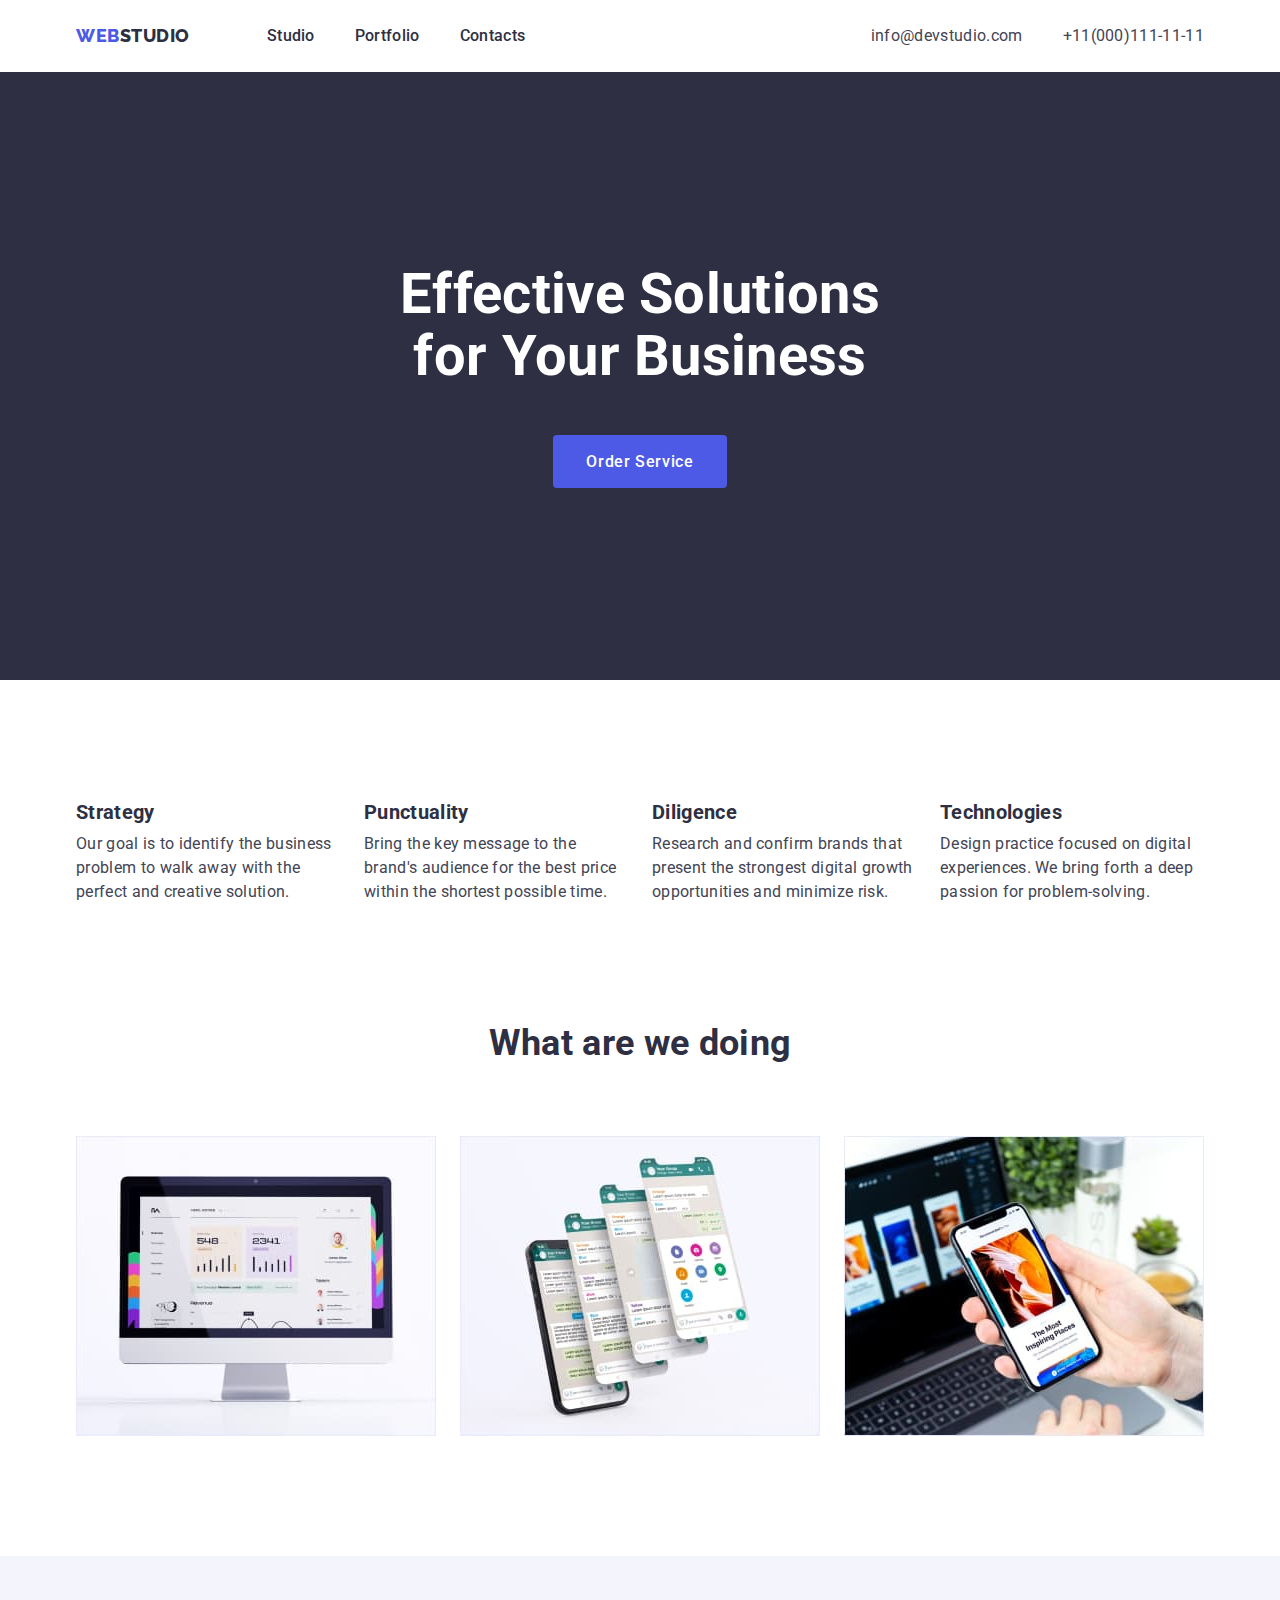
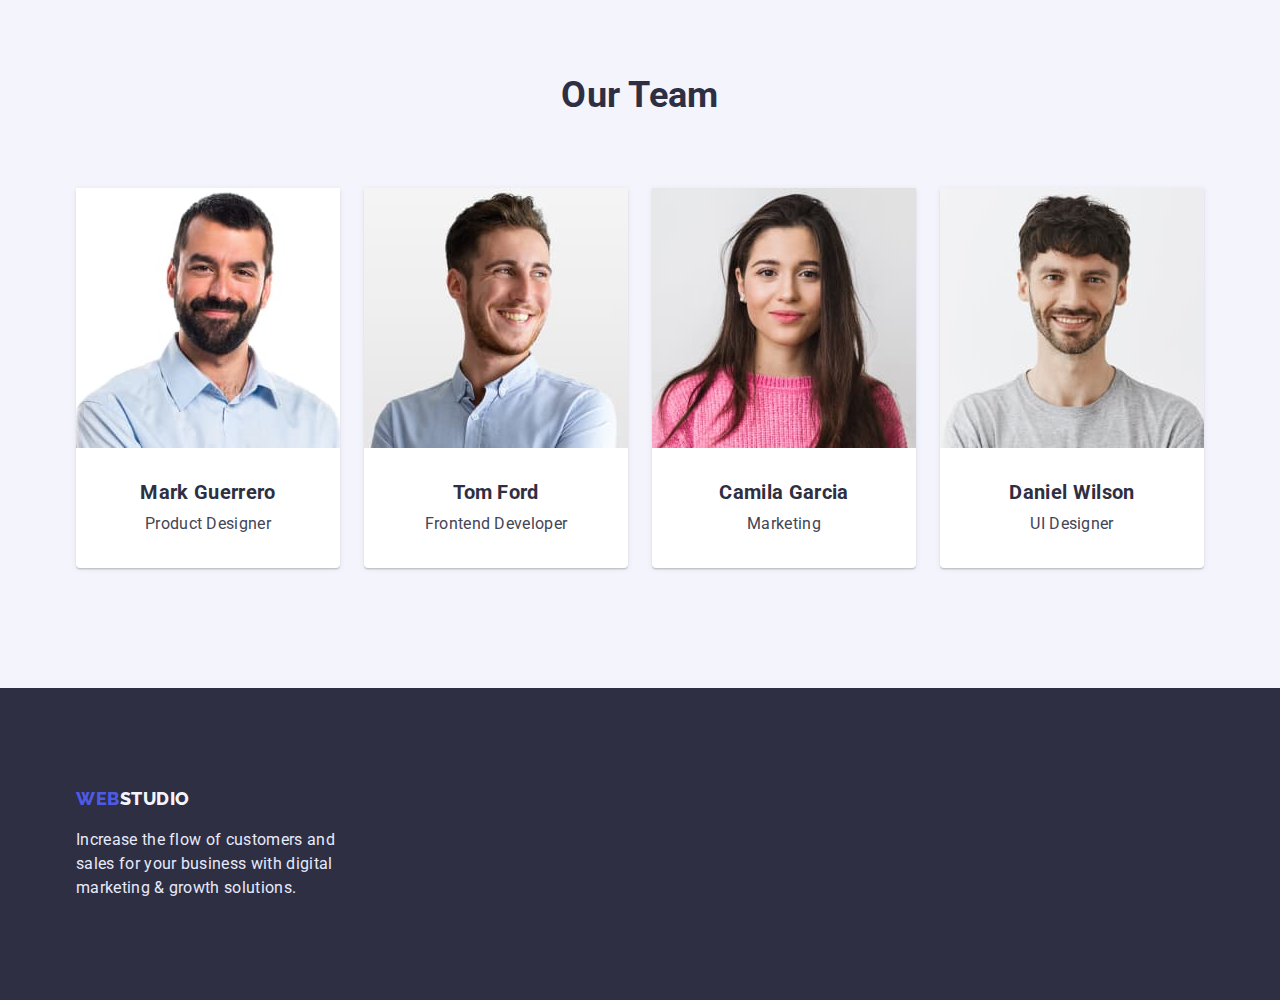
<file: index.html>
<!DOCTYPE html>
<html lang="en">
  <head>
    <meta charset="UTF-8" />
    <meta http-equiv="X-UA-Compatible" content="IE=edge" />
    <meta name="viewport" content="width=device-width, initial-scale=1.0" />
    <title>webstudio</title>
    <link
      href="https://fonts.googleapis.com/css2?family=Raleway:wght@800&family=Roboto:wght@400;500;700;900&display=swap"
      rel="stylesheet"
    />
    <link
      rel="stylesheet"
      href="https://cdnjs.cloudflare.com/ajax/libs/modern-normalize/1.1.0/modern-normalize.min.css"
    />
    <link rel="stylesheet" href="./css/styles.css" />
  </head>
  <body>
    <header class="border-head">
      <div class="container head">
        <nav class="main-nav">
          <a href="./index.html" class="top-logo">
            <span class="style-logo">WEB</span>STUDIO</a
          >
          <ul class="nav">
            <li class="item">
              <a href="./index.html" class="site-nav">Studio</a>
            </li>
            <li class="item">
              <a href="./portfolio.html" class="site-nav">Portfolio</a>
            </li>
            <li class="item"><a href="" class="site-nav">Contacts</a></li>
          </ul>
        </nav>
        <ul class="nav">
          <li class="item">
            <a href="mailto:info@devstudio.com" class="site-contact"
              >info@devstudio.com</a
            >
          </li>
          <li class="item">
            <a href="tel:+11(000)111-11-11" class="site-contact"
              >+11(000)111-11-11</a
            >
          </li>
        </ul>
      </div>
    </header>
    <main>
      <section class="hero">
        <div class="container">
          <h1 class="main-title">
            Effective Solutions <br />
            for Your Business
          </h1>
          <button type="button" class="button">Order Service</button>
        </div>
      </section>
      <section class="section capabilities">
        <div class="container">
          <h2 class="visually-hidden">capabilities</h2>
          <ul class="display">
            <li class="module">
              <h3 class="topic">Strategy</h3>
              <p class="paragraph">
                Our goal is to identify the business problem to walk away with
                the perfect and creative solution.
              </p>
            </li>
            <li class="module">
              <h3 class="topic">Punctuality</h3>
              <p class="paragraph">
                Bring the key message to the brand's audience for the best price
                within the shortest possible time.
              </p>
            </li>
            <li class="module">
              <h3 class="topic">Diligence</h3>
              <p class="paragraph">
                Research and confirm brands that present the strongest digital
                growth opportunities and minimize risk.
              </p>
            </li>
            <li class="module">
              <h3 class="topic">Technologies</h3>
              <p class="paragraph">
                Design practice focused on digital experiences. We bring forth a
                deep passion for problem-solving.
              </p>
            </li>
          </ul>
        </div>
      </section>
      <section class="section">
        <div class="container">
          <h2 class="main-topic">What are we doing</h2>
          <ul class="display">
            <li class="item">
              <img
                src="./images/computer.jpg"
                alt="a computer"
                width="360"
                height="300"
              />
            </li>
            <li class="item">
              <img
                src="./images/appphone.jpg"
                alt="phone screen"
                width="360"
                height="300"
              />
            </li>
            <li class="item">
              <img
                src="./images/phoneandnotebook.jpg"
                alt="phone and notebook"
                width="360"
                height="300"
              />
            </li>
          </ul>
        </div>
      </section>
      <section class="team section">
        <div class="container">
          <h2 class="main-topic">Our Team</h2>
          <ul class="display">
            <li class="our-team">
              <img
                src="./images/markguerrero.jpg"
                alt="Mark Guerrero"
                width="264"
                height="260"
              />
              <div class="team-name">
                <h3 class="topic">Mark Guerrero</h3>
                <p class="paragraph">Product Designer</p>
              </div>
            </li>
            <li class="our-team">
              <img
                src="./images/tomford.jpg"
                alt="Tom Ford"
                width="264"
                height="260"
              />
              <div class="team-name">
                <h3 class="topic">Tom Ford</h3>
                <p class="paragraph">Frontend Developer</p>
              </div>
            </li>
            <li class="our-team">
              <img
                src="./images/camilagarcia.jpg"
                alt="Camila Garcia"
                width="264"
                height="260"
              />
              <div class="team-name">
                <h3 class="topic">Camila Garcia</h3>
                <p class="paragraph">Marketing</p>
              </div>
            </li>
            <li class="our-team">
              <img
                src="./images/danielwilson.jpg"
                alt="Daniel Wilson"
                width="264"
                height="260"
              />
              <div class="team-name">
                <h3 class="topic">Daniel Wilson</h3>
                <p class="paragraph">UI Designer</p>
              </div>
            </li>
          </ul>
        </div>
      </section>
    </main>
    <footer class="bottom">
      <div class="container">
        <a href="./index.html" class="logo"
          ><span class="style-logo">WEB</span>STUDIO</a
        >
        <p class="text">
          Increase the flow of customers and sales for your business with
          digital marketing & growth solutions.
        </p>
      </div>
    </footer>
  </body>
</html>
</file>
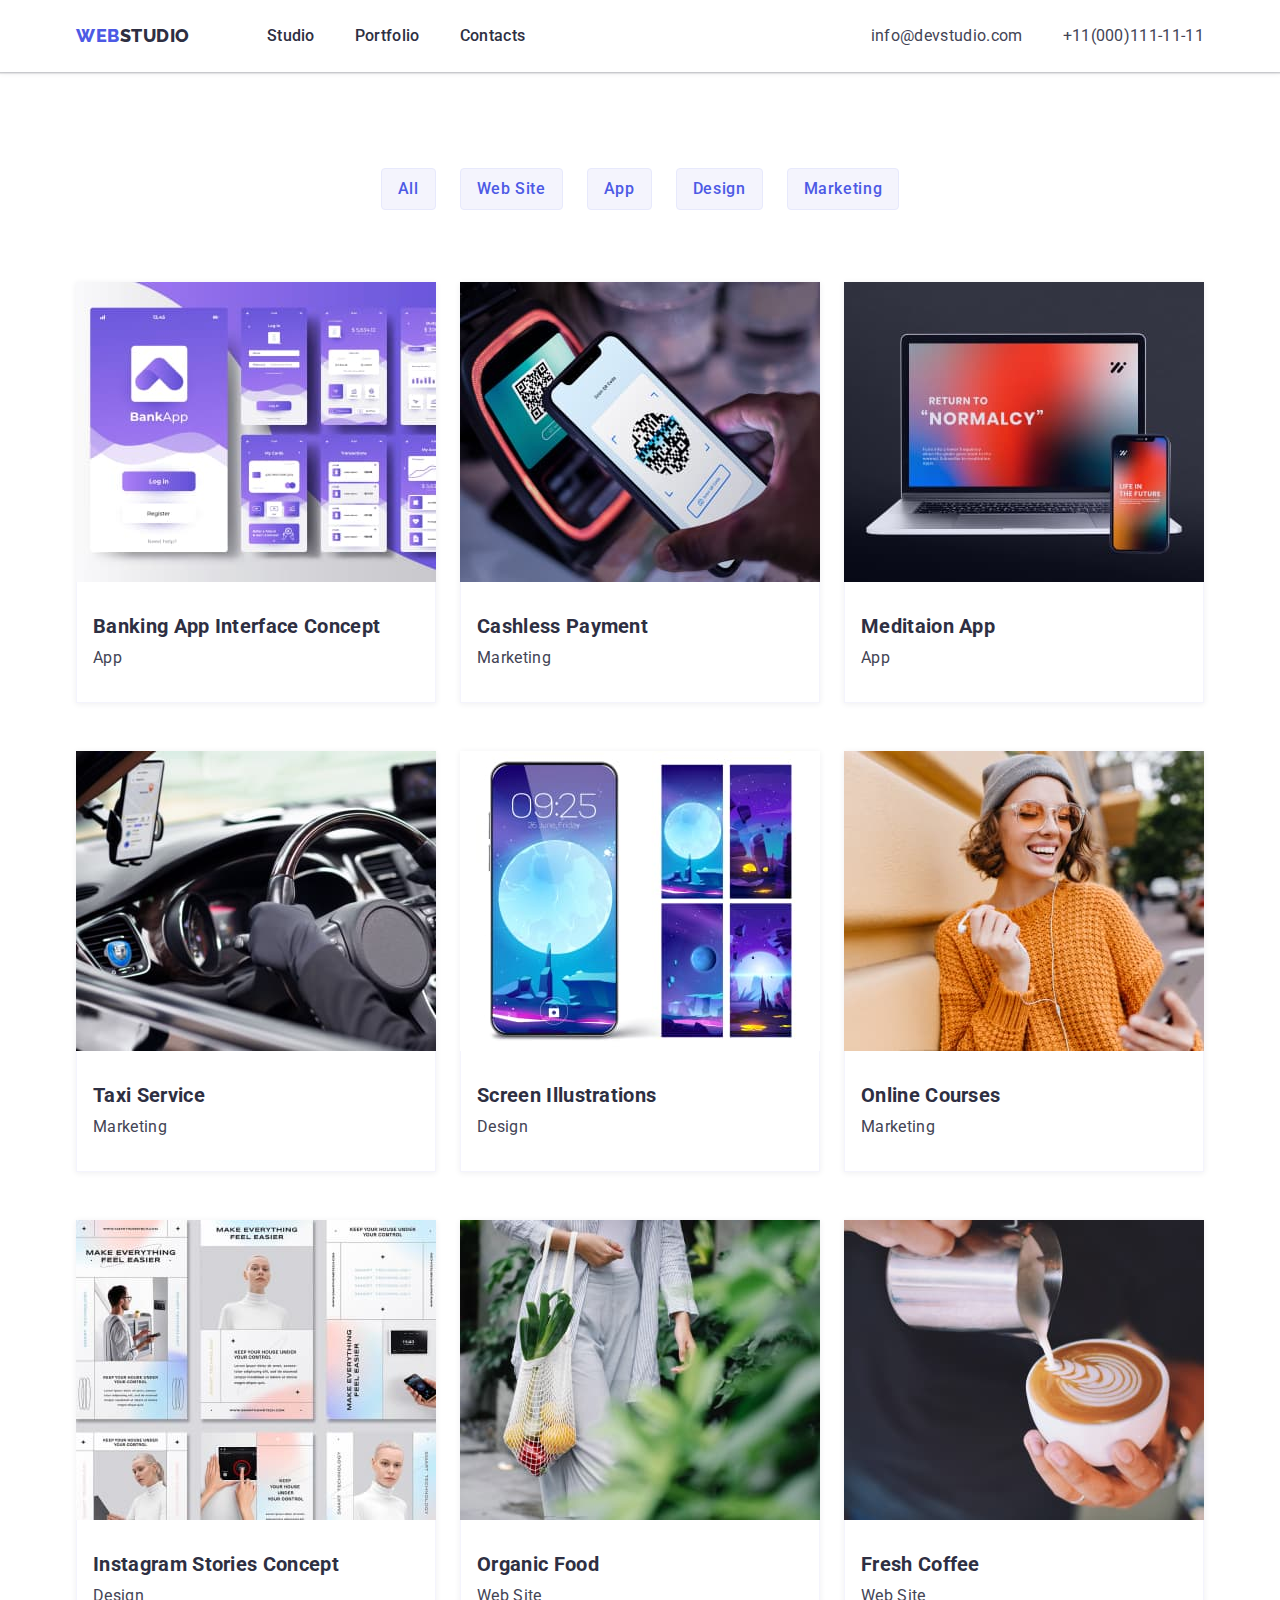
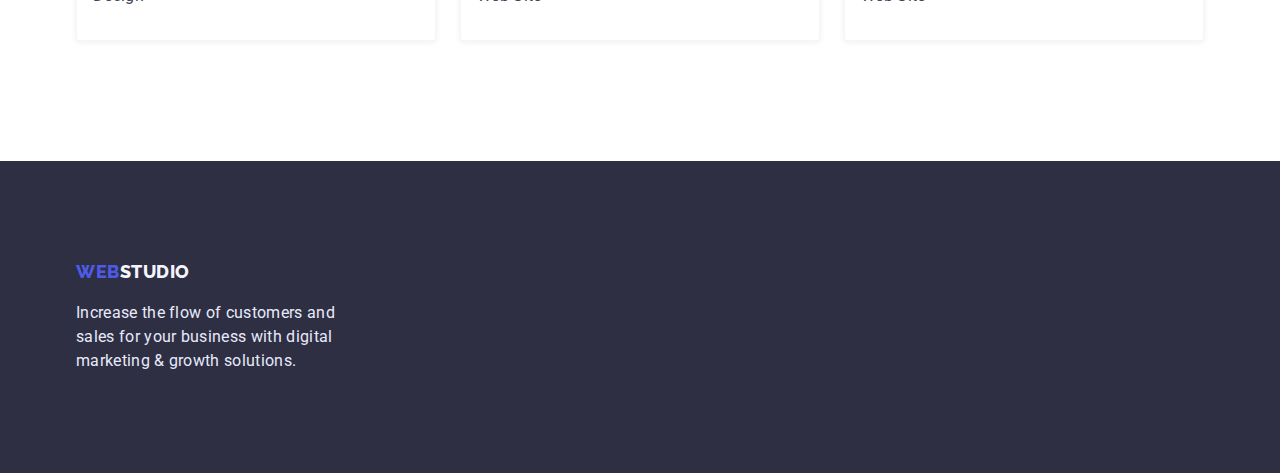
<file: portfolio.html>
<!DOCTYPE html>
<html lang="en">
  <head>
    <meta charset="UTF-8" />
    <meta http-equiv="X-UA-Compatible" content="IE=edge" />
    <meta name="viewport" content="width=device-width, initial-scale=1.0" />
    <title>webstudio</title>
    <link
      href="https://fonts.googleapis.com/css2?family=Raleway:wght@800&family=Roboto:wght@400;500;700;900&display=swap"
      rel="stylesheet"
    />
    <link
      rel="stylesheet"
      href="https://cdnjs.cloudflare.com/ajax/libs/modern-normalize/1.1.0/modern-normalize.min.css"
    />
    <link rel="stylesheet" href="./css/styles.css" />
  </head>
  <body>
    <header class="border-head">
      <div class="container head">
        <nav class="main-nav">
          <a href="./index.html" class="top-logo">
            <span class="style-logo">WEB</span>STUDIO</a
          >
          <ul class="nav">
            <li class="item">
              <a href="./index.html" class="site-nav">Studio</a>
            </li>
            <li class="item">
              <a href="./portfolio.html" class="site-nav">Portfolio</a>
            </li>
            <li class="item"><a href="" class="site-nav">Contacts</a></li>
          </ul>
        </nav>
        <ul class="nav">
          <li class="item">
            <a href="mailto:info@devstudio.com" class="site-contact"
              >info@devstudio.com</a
            >
          </li>
          <li class="item">
            <a href="tel:+11(000)111-11-11" class="site-contact"
              >+11(000)111-11-11</a
            >
          </li>
        </ul>
      </div>
    </header>
    <main>
      <section class="section gallery">
        <div class="container">
          <h1 class="visually-hidden">portfolio</h1>
          <ul class="btn">
            <li class="item">
              <button type="button" class="filter">All</button>
            </li>
            <li class="item">
              <button type="button" class="filter">Web Site</button>
            </li>
            <li class="item">
              <button type="button" class="filter">App</button>
            </li>
            <li class="item">
              <button type="button" class="filter">Design</button>
            </li>
            <li class="item">
              <button type="button" class="filter">Marketing</button>
            </li>
          </ul>
          <ul class="flex-container">
            <li class="flex-element">
              <a href="" class="cards"
                ><img
                  class="card-img"
                  src="./images/bank-app.jpg"
                  alt="bank-app"
                  width="360"
                  height="300"
                />
                <div class="cards-name">
                  <h2 class="topic">Banking App Interface Concept</h2>
                  <p class="paragraph">App</p>
                </div></a
              >
            </li>
            <li class="flex-element">
              <a href="" class="cards"
                ><img
                  class="card-img"
                  src="./images/cashless-payment.jpg"
                  alt="cashless-payment"
                  width="360"
                  height="300"
                />
                <div class="cards-name">
                  <h2 class="topic">Cashless Payment</h2>
                  <p class="paragraph">Marketing</p>
                </div></a
              >
            </li>
            <li class="flex-element">
              <a href="" class="cards"
                ><img
                  class="card-img"
                  src="./images/meditaion-app.jpg"
                  alt="meditaion-app"
                  width="360"
                  height="300"
                />
                <div class="cards-name">
                  <h2 class="topic">Meditaion App</h2>
                  <p class="paragraph">App</p>
                </div></a
              >
            </li>
            <li class="flex-element">
              <a href="" class="cards"
                ><img
                  class="card-img"
                  src="./images/taxi-service.jpg"
                  alt="taxi-service"
                  width="360"
                  height="300"
                />
                <div class="cards-name">
                  <h2 class="topic">Taxi Service</h2>
                  <p class="paragraph">Marketing</p>
                </div></a
              >
            </li>
            <li class="flex-element">
              <a href="" class="cards"
                ><img
                  class="card-img"
                  src="./images/screen-illustrations.jpg"
                  alt="screen-illustrations"
                  width="360"
                  height="300"
                />
                <div class="cards-name">
                  <h2 class="topic">Screen Illustrations</h2>
                  <p class="paragraph">Design</p>
                </div></a
              >
            </li>
            <li class="flex-element">
              <a href="" class="cards"
                ><img
                  class="card-img"
                  src="./images/online-courses.jpg"
                  alt="online-courses"
                  width="360"
                  height="300"
                />
                <div class="cards-name">
                  <h2 class="topic">Online Courses</h2>
                  <p class="paragraph">Marketing</p>
                </div></a
              >
            </li>
            <li class="flex-element">
              <a href="" class="cards"
                ><img
                  class="card-img"
                  src="./images/concept.jpg"
                  alt="instagram-stories-concept"
                  width="360"
                  height="300"
                />
                <div class="cards-name">
                  <h2 class="topic">Instagram Stories Concept</h2>
                  <p class="paragraph">Design</p>
                </div></a
              >
            </li>
            <li class="flex-element">
              <a href="" class="cards">
                <img
                  class="card-img"
                  src="./images/organic-food.jpg"
                  alt="organic-food"
                  width="360"
                  height="300"
                />
                <div class="cards-name">
                  <h3 class="topic">Organic Food</h3>
                  <p class="paragraph">Web Site</p>
                </div></a
              >
            </li>
            <li class="flex-element">
              <a href="" class="cards">
                <img
                  class="card-img"
                  src="./images/coffee.jpg"
                  alt="fresh-coffee"
                  width="360"
                  height="300"
                />
                <div class="cards-name">
                  <h3 class="topic">Fresh Coffee</h3>
                  <p class="paragraph">Web Site</p>
                </div></a
              >
            </li>
          </ul>
        </div>
      </section>
    </main>
    <footer class="bottom">
      <div class="container">
        <a href="./index.html" class="logo"
          ><span class="style-logo">WEB</span>STUDIO</a
        >
        <p class="text">
          Increase the flow of customers and sales for your business with
          digital marketing & growth solutions.
        </p>
      </div>
    </footer>
  </body>
</html>
</file>
<file: css/styles.css>
:root {
  --primary-brand: #4d5ae5;
  --body-text: #434455;
  --Headings: #2e2f42;
}

ul {
  list-style: none;

  padding: 0;
  margin-top: 0;
  margin-bottom: 0;
}

a {
  text-decoration: none;
}

img {
  display: block;
  max-width: 100%;
}

body {
  margin: 0;

  color: var(--body-text);
  background-color: #ffffff;
  font-family: "roboto", sans-serif;
  font-size: 16px;
  line-height: 1.5;
  letter-spacing: 0.02em;
}

.top-logo {
  margin-right: 77px;

  color: #2e2f42;
  font-family: "Raleway", sans-serif;
  font-weight: 800;
  font-size: 18px;
  line-height: 1.3;
  letter-spacing: 0.03em;
}

.style-logo {
  color: var(--primary-brand);
}

.site-nav {
  color: var(--Headings);
  font-weight: 500;
}

.nav {
  display: flex;
}

.nav .item:not(:last-child) {
  margin-right: 40px;
}

.main-nav {
  display: flex;
  margin-right: auto;
  align-items: center;
}

.head {
  display: flex;
  align-items: flex-start;
}

.border-head {
  box-shadow: 0px 2px 1px rgba(46, 47, 66, 0.08), 0px 1px 1px rgba(46, 47, 66, 0.16), 0px 1px 6px rgba(46, 47, 66, 0.08);
}

.site-nav {
  display: inline-block;
  padding-top: 24px;
  padding-bottom: 24px;
}

.site-nav:hover,
.site-nav:focus {
  color: #434455;
}

.site-nav:active {
  color: var(--primary-brand);
}

.site-contact {
  color: var(--body-text);
  padding-top: 24px;
    padding-bottom: 24px;
    display: inline-block;
}

.site-contact:hover,
.site-contact:focus {
  color: var(--primary-brand);
}

.main-title {
  margin-top: 0;
  margin-bottom: 48px;

  font-weight: 700;
  font-size: 56px;
  line-height: 1.1;
}

.hero {
  color: #ffffff;
  background-color: #2e2f42;
  text-align: center;

  padding-top: 192px;
  padding-bottom: 192px;
}

.button {
  display: inline-block;
  border-radius: 4px;
  border: 1px solid transparent;
  padding: 16px 32px;

  color: #ffffff;
  background-color: var(--primary-brand);
  font-family: "Roboto", sans-serif;
  font-weight: 500;
  font-size: 16px;
  line-height: 1.2;
  letter-spacing: 0.04em;
  cursor: pointer;
}

.button:active {
  background-color: #404bbf;
}

.visually-hidden {
  position: absolute;
  white-space: nowrap;
  width: 1px;
  height: 1px;
  overflow: hidden;
  border: 0;
  padding: 0;
  clip: rect(0 0 0 0);
  clip-path: inset(50%);
  margin: -1px;
}

.team {
  background-color: #f4f4fd;
}

.main-topic {
  color: var(--Headings);
  font-size: 36px;
  line-height: 1.1;

  padding: 0;
  margin-top: 0;
  margin-bottom: 72px;
  text-align: center;
}

.topic {
  color: var(--Headings);
  font-size: 20px;
  line-height: 1.2;

  padding: 0;
  margin-top: 0;
  margin-bottom: 8px;
}

.display {
  display: flex;
}

.display .module {
  width: 264px;
}

.display .module + .module {
  margin-left: 24px;
}

.display .item + .item {
  margin-left: 24px;
}

.display .our-team + .our-team {
  margin-left: 24px;
}

.our-team {
text-align: center;

box-shadow: 0px 1px 6px rgba(46, 47, 66, 0.08), 
0px 1px 1px rgba(46, 47, 66, 0.16), 
0px 2px 1px rgba(46, 47, 66, 0.08);
border-radius: 0px 0px 4px 4px;
  background-color: #ffffff;
}

.team-name {
  padding-top: 32px;
  padding-bottom: 32px;
}

.logo {
  color: #f4f4fd;
  font-family: "Raleway", sans-serif;
  font-weight: 800;
  font-size: 18px;
  line-height: 1.2;
  letter-spacing: 0.03em;
}

.bottom {
  background-color: #2e2f42;
  padding-top: 100px;
  padding-bottom: 100px;
}

.text {
  flex-wrap: wrap;
  margin-top: 16px;
  margin-bottom: 0;
  width: 264px;

  color: #e7e9fc;
}

.filter {
  border-radius: 4px;
  padding: 8px 16px;
  border: 1px solid #e7e9fc;

  color: #4d5ae5;
  background-color: #f4f4fd;
  font-family: "Roboto", sans-serif;
  font-weight: 500;
  font-size: 16px;
  line-height: 1.5;
  letter-spacing: 0.04em;
  cursor: pointer;
}

.filter:hover,
.filter:focus {
  color: #ffffff;
  background-color: var(--primary-brand);
  border-color: transparent;
}

.filter:active {
  background-color: #404bbf;
}

.paragraph {
  margin-top: 0;
  margin-bottom: 0;

  color: var(--body-text);
}

.container {
  max-width: 1158px;
  margin: 0 auto;
  padding: 0 15px;
}

.section {
  padding-top: 120px;
  padding-bottom: 120px;
}

.capabilities {
  padding-bottom: 0;
  
}

.cards {
  display: block;
  box-shadow: 0px 1px 6px rgba(46, 47, 66, 0.08);
}

.cards-name {
  border: 0.5px solid #F4F4FD;
  border-top: none;
  padding-top: 32px;
  padding-bottom: 32px;
  padding-left: 16px;
  padding-right: 16px;
}

.flex-container {
  display: flex;
  flex-wrap: wrap;
  row-gap: 48px;
  column-gap: 24px;
}

.flex-element {
  flex-basis: calc((100% - 48px) / 3);
}

.btn {
  display: flex;
  justify-content: center;
  margin-bottom: 72px;
}

.btn .item + .item {
  margin-left: 24px;
}

.gallery {
  padding-top: 96px;
}
</file>
